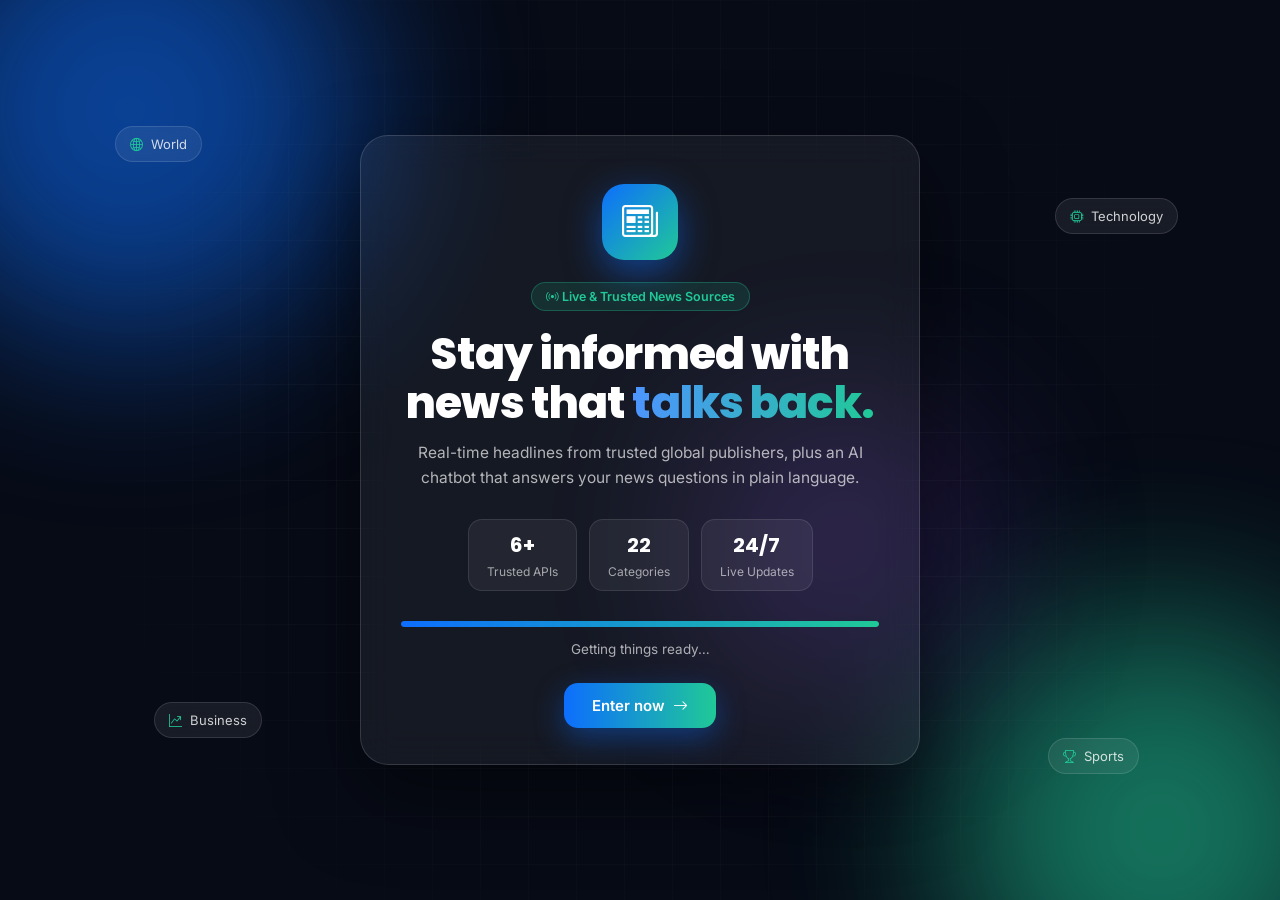
<file: templates/welcome.html>
<!DOCTYPE html>
<html lang="en">
<head>
  <meta charset="UTF-8">
  <meta name="viewport" content="width=device-width, initial-scale=1.0">
  <title>Welcome — AI World News Chatbot</title>
  <meta http-equiv="refresh" content="8;url=/?from=welcome">
  <link rel="preconnect" href="https://fonts.googleapis.com">
  <link href="https://fonts.googleapis.com/css2?family=Inter:wght@400;500;600&family=Poppins:wght@600;700;800&display=swap" rel="stylesheet">
  <link href="https://cdn.jsdelivr.net/npm/bootstrap-icons@1.11.3/font/bootstrap-icons.min.css" rel="stylesheet">
  <style>
    :root {
      --blue: #0d6efd;
      --teal: #20c997;
      --bg: #070b16;
    }
    * { box-sizing: border-box; margin: 0; padding: 0; }

    body {
      min-height: 100vh;
      display: flex;
      align-items: center;
      justify-content: center;
      background: var(--bg);
      color: #fff;
      font-family: 'Inter', sans-serif;
      overflow: hidden;
      padding: 20px;
    }

    /* ---------- Animated background ---------- */
    .orb {
      position: fixed;
      border-radius: 50%;
      filter: blur(90px);
      opacity: 0.55;
      animation: drift 14s ease-in-out infinite alternate;
      z-index: 0;
    }
    .orb.one   { width: 460px; height: 460px; background: var(--blue); top: -120px; left: -100px; }
    .orb.two   { width: 420px; height: 420px; background: var(--teal); bottom: -140px; right: -90px; animation-delay: -5s; }
    .orb.three { width: 280px; height: 280px; background: #6f42c1; top: 45%; left: 55%; opacity: 0.3; animation-delay: -9s; }

    @keyframes drift {
      from { transform: translate(0, 0) scale(1); }
      to   { transform: translate(50px, 40px) scale(1.15); }
    }

    .grid-overlay {
      position: fixed;
      inset: 0;
      background-image:
        linear-gradient(rgba(255,255,255,0.04) 1px, transparent 1px),
        linear-gradient(90deg, rgba(255,255,255,0.04) 1px, transparent 1px);
      background-size: 48px 48px;
      mask-image: radial-gradient(circle at center, #000 30%, transparent 75%);
      -webkit-mask-image: radial-gradient(circle at center, #000 30%, transparent 75%);
      z-index: 0;
    }

    /* Floating news chips */
    .chip {
      position: fixed;
      display: flex;
      align-items: center;
      gap: 8px;
      padding: 9px 14px;
      border-radius: 999px;
      background: rgba(255,255,255,0.07);
      border: 1px solid rgba(255,255,255,0.12);
      backdrop-filter: blur(8px);
      font-size: 13px;
      color: rgba(255,255,255,0.8);
      animation: float 7s ease-in-out infinite;
      z-index: 1;
    }
    .chip i { color: var(--teal); }
    .chip.c1 { top: 14%; left: 9%; }
    .chip.c2 { top: 22%; right: 8%; animation-delay: -2s; }
    .chip.c3 { bottom: 18%; left: 12%; animation-delay: -4s; }
    .chip.c4 { bottom: 14%; right: 11%; animation-delay: -1s; }

    @keyframes float {
      0%, 100% { transform: translateY(0); }
      50%      { transform: translateY(-14px); }
    }

    /* ---------- Main card ---------- */
    .card {
      position: relative;
      z-index: 2;
      width: 560px;
      max-width: 100%;
      text-align: center;
      padding: 48px 40px 36px;
      border-radius: 28px;
      background: rgba(255,255,255,0.06);
      border: 1px solid rgba(255,255,255,0.14);
      backdrop-filter: blur(18px);
      -webkit-backdrop-filter: blur(18px);
      box-shadow: 0 30px 80px rgba(0,0,0,0.5);
      animation: rise 0.9s cubic-bezier(.2,.8,.2,1) both;
    }
    @keyframes rise {
      from { opacity: 0; transform: translateY(30px) scale(0.97); }
      to   { opacity: 1; transform: translateY(0) scale(1); }
    }

    .logo {
      width: 76px;
      height: 76px;
      margin: 0 auto 22px;
      border-radius: 22px;
      display: flex;
      align-items: center;
      justify-content: center;
      font-size: 36px;
      background: linear-gradient(135deg, var(--blue), var(--teal));
      box-shadow: 0 12px 36px rgba(13,110,253,0.5);
      animation: pulse 2.6s ease-in-out infinite;
    }
    @keyframes pulse {
      0%, 100% { box-shadow: 0 12px 36px rgba(13,110,253,0.5); }
      50%      { box-shadow: 0 12px 52px rgba(32,201,151,0.65); }
    }

    .eyebrow {
      display: inline-block;
      padding: 6px 14px;
      border-radius: 999px;
      font-size: 12.5px;
      font-weight: 600;
      color: var(--teal);
      background: rgba(32,201,151,0.12);
      border: 1px solid rgba(32,201,151,0.3);
      margin-bottom: 18px;
    }

    h1 {
      font-family: 'Poppins', sans-serif;
      font-size: clamp(30px, 6vw, 44px);
      font-weight: 800;
      line-height: 1.12;
      letter-spacing: -0.02em;
      margin-bottom: 14px;
    }
    h1 span {
      background: linear-gradient(90deg, #4d94ff, var(--teal));
      -webkit-background-clip: text;
      background-clip: text;
      color: transparent;
    }

    .subtitle {
      color: rgba(255,255,255,0.68);
      font-size: 15.5px;
      line-height: 1.6;
      margin-bottom: 28px;
    }

    .stats {
      display: flex;
      justify-content: center;
      gap: 12px;
      flex-wrap: wrap;
      margin-bottom: 30px;
    }
    .stat {
      padding: 10px 18px;
      border-radius: 14px;
      background: rgba(255,255,255,0.06);
      border: 1px solid rgba(255,255,255,0.1);
    }
    .stat strong {
      display: block;
      font-family: 'Poppins', sans-serif;
      font-size: 20px;
      color: #fff;
    }
    .stat small { color: rgba(255,255,255,0.6); font-size: 12px; }

    /* ---------- Progress ---------- */
    .progress {
      height: 6px;
      border-radius: 999px;
      background: rgba(255,255,255,0.12);
      overflow: hidden;
      margin-bottom: 14px;
    }
    .progress-bar {
      height: 100%;
      width: 0;
      border-radius: 999px;
      background: linear-gradient(90deg, var(--blue), var(--teal));
      animation-name: fill;
      animation-timing-function: linear;
      animation-fill-mode: forwards;
    }
    @keyframes fill { to { width: 100%; } }

    .status {
      font-size: 13.5px;
      color: rgba(255,255,255,0.65);
      min-height: 20px;
      margin-bottom: 22px;
      transition: opacity 0.25s ease;
    }
    .status.fade { opacity: 0; }

    .enter-btn {
      display: inline-flex;
      align-items: center;
      gap: 8px;
      padding: 13px 28px;
      border: none;
      border-radius: 14px;
      font-family: 'Inter', sans-serif;
      font-size: 15px;
      font-weight: 600;
      color: #fff;
      text-decoration: none;
      background: linear-gradient(90deg, var(--blue), var(--teal));
      box-shadow: 0 10px 30px rgba(13,110,253,0.4);
      transition: transform 0.2s ease, box-shadow 0.2s ease;
    }
    .enter-btn:hover { transform: translateY(-2px); box-shadow: 0 14px 36px rgba(32,201,151,0.45); }
    .enter-btn:focus-visible { outline: 3px solid #fff; outline-offset: 3px; }

    @media (max-width: 560px) {
      .card { padding: 38px 22px 30px; }
      .chip { display: none; }
    }

    @media (prefers-reduced-motion: reduce) {
      .orb, .chip, .logo, .card { animation: none; }
    }
  </style>
</head>
<body>
  <div class="orb one"></div>
  <div class="orb two"></div>
  <div class="orb three"></div>
  <div class="grid-overlay"></div>

  <div class="chip c1"><i class="bi bi-globe2"></i> World</div>
  <div class="chip c2"><i class="bi bi-cpu"></i> Technology</div>
  <div class="chip c3"><i class="bi bi-graph-up-arrow"></i> Business</div>
  <div class="chip c4"><i class="bi bi-trophy"></i> Sports</div>

  <main class="card">
    <div class="logo"><i class="bi bi-newspaper"></i></div>

    <span class="eyebrow"><i class="bi bi-broadcast"></i> Live &amp; Trusted News Sources</span>

    <h1>Stay informed with news that <span>talks back.</span></h1>

    <p class="subtitle">
      Real-time headlines from trusted global publishers, plus an AI chatbot
      that answers your news questions in plain language.
    </p>

    <div class="stats">
      <div class="stat"><strong>6+</strong><small>Trusted APIs</small></div>
      <div class="stat"><strong>22</strong><small>Categories</small></div>
      <div class="stat"><strong>24/7</strong><small>Live Updates</small></div>
    </div>

    <div class="progress"><div class="progress-bar" id="progress-bar"></div></div>
    <p class="status" id="status">Getting things ready…</p>

    <a class="enter-btn" href="/?from=welcome" id="enter-btn">
      Enter now <i class="bi bi-arrow-right"></i>
    </a>
  </main>

  <script>
    // How long the welcome screen stays before the main site opens (milliseconds)
    const DURATION = 10000;
    const TARGET = '/?from=welcome';

    const bar = document.getElementById('progress-bar');
    const status = document.getElementById('status');

    bar.style.animationDuration = DURATION + 'ms';

    const messages = [
      'Getting things ready…',
      'Fetching live headlines…',
      'Waking up the AI assistant…',
      'Almost there…'
    ];

    let i = 0;
    const step = DURATION / messages.length;
    const ticker = setInterval(() => {
      i += 1;
      if (i >= messages.length) { clearInterval(ticker); return; }
      status.classList.add('fade');
      setTimeout(() => {
        status.textContent = messages[i];
        status.classList.remove('fade');
      }, 250);
    }, step);

    setTimeout(() => { window.location.href = TARGET; }, DURATION);
  </script>
</body>
</html>
</file>
